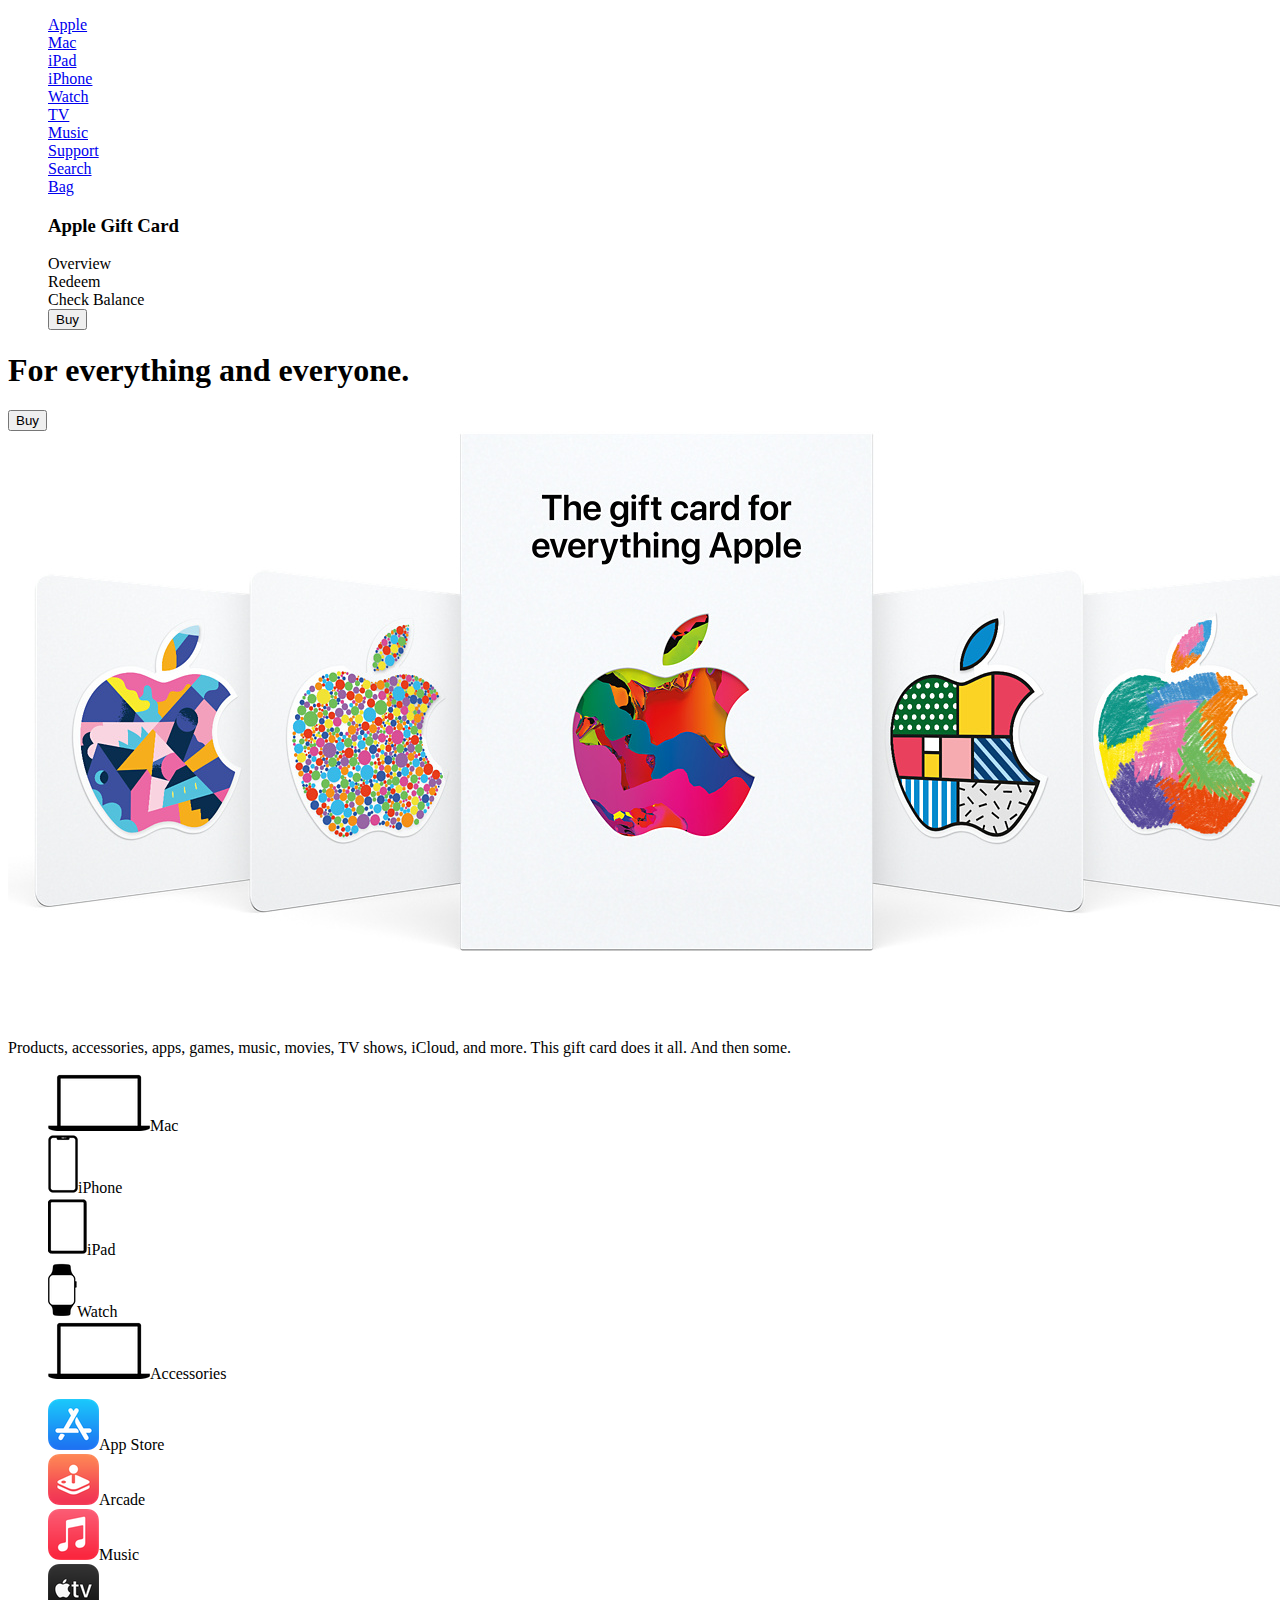
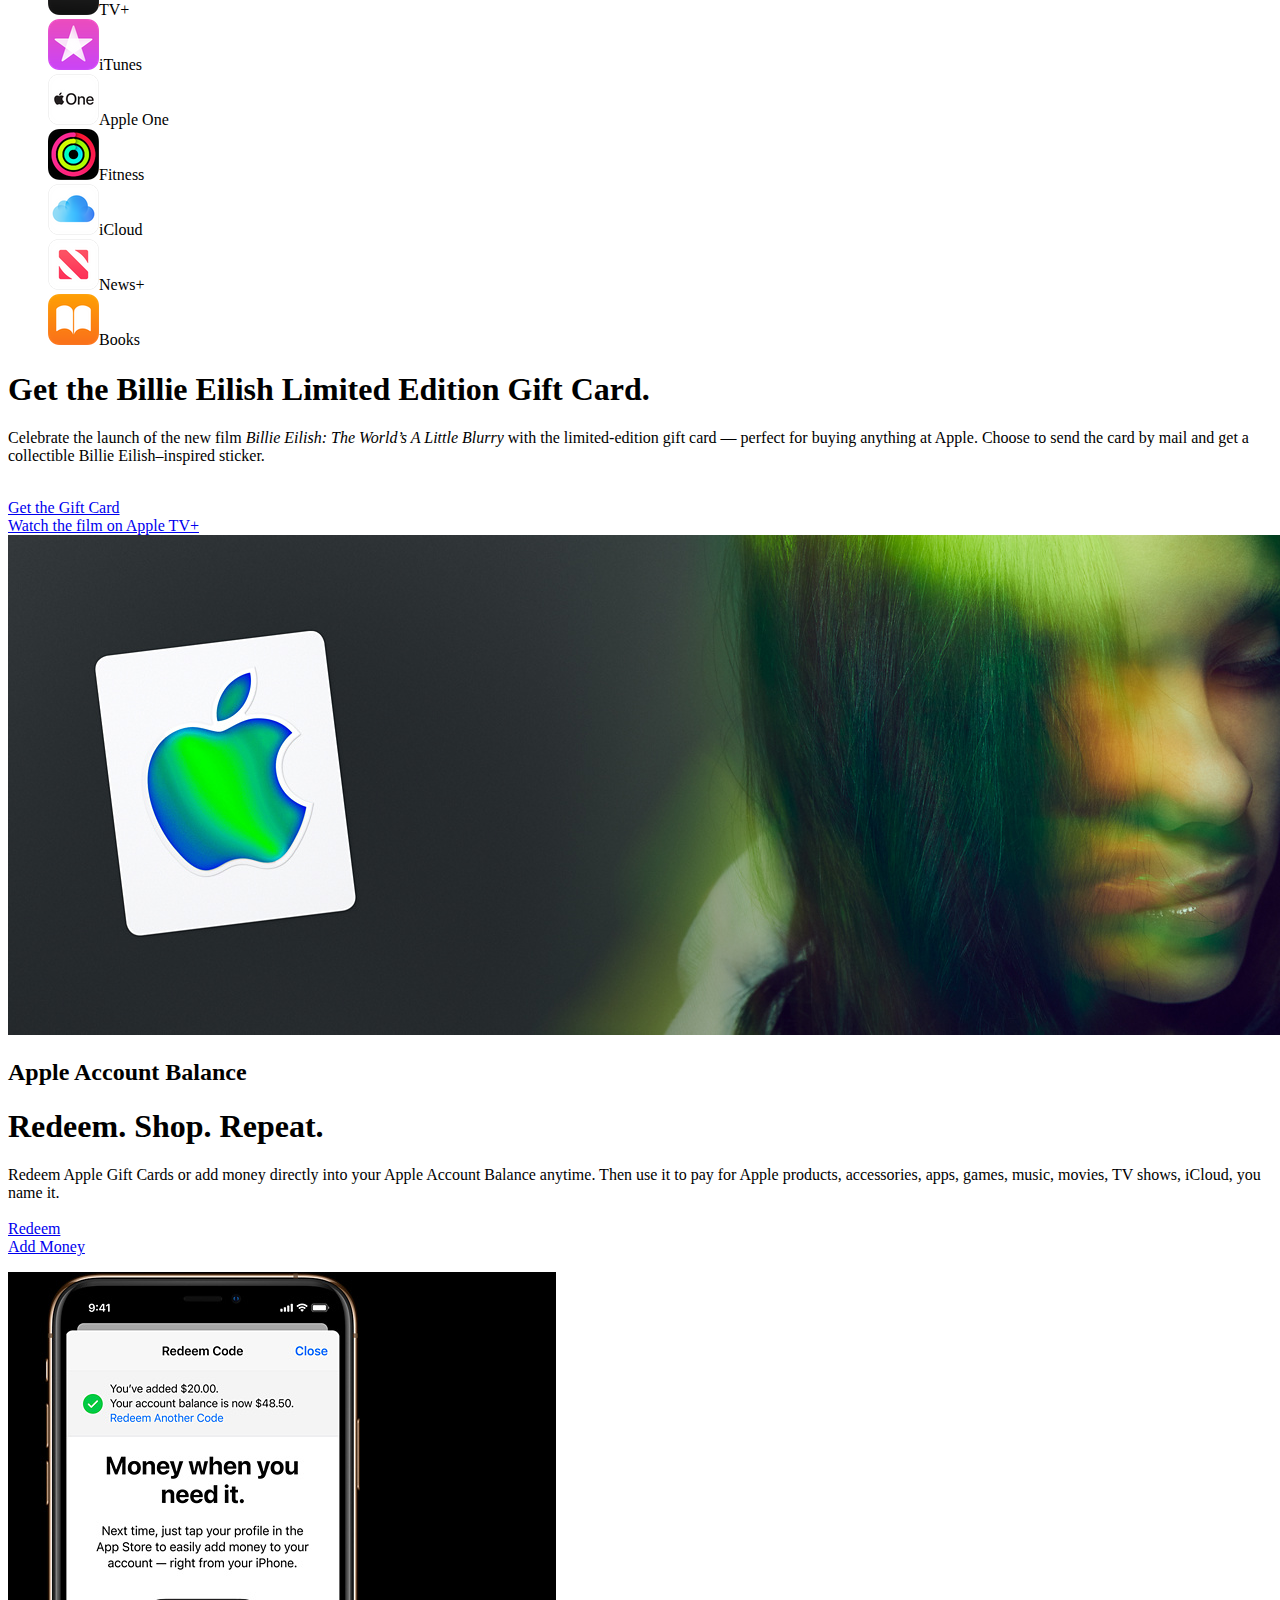
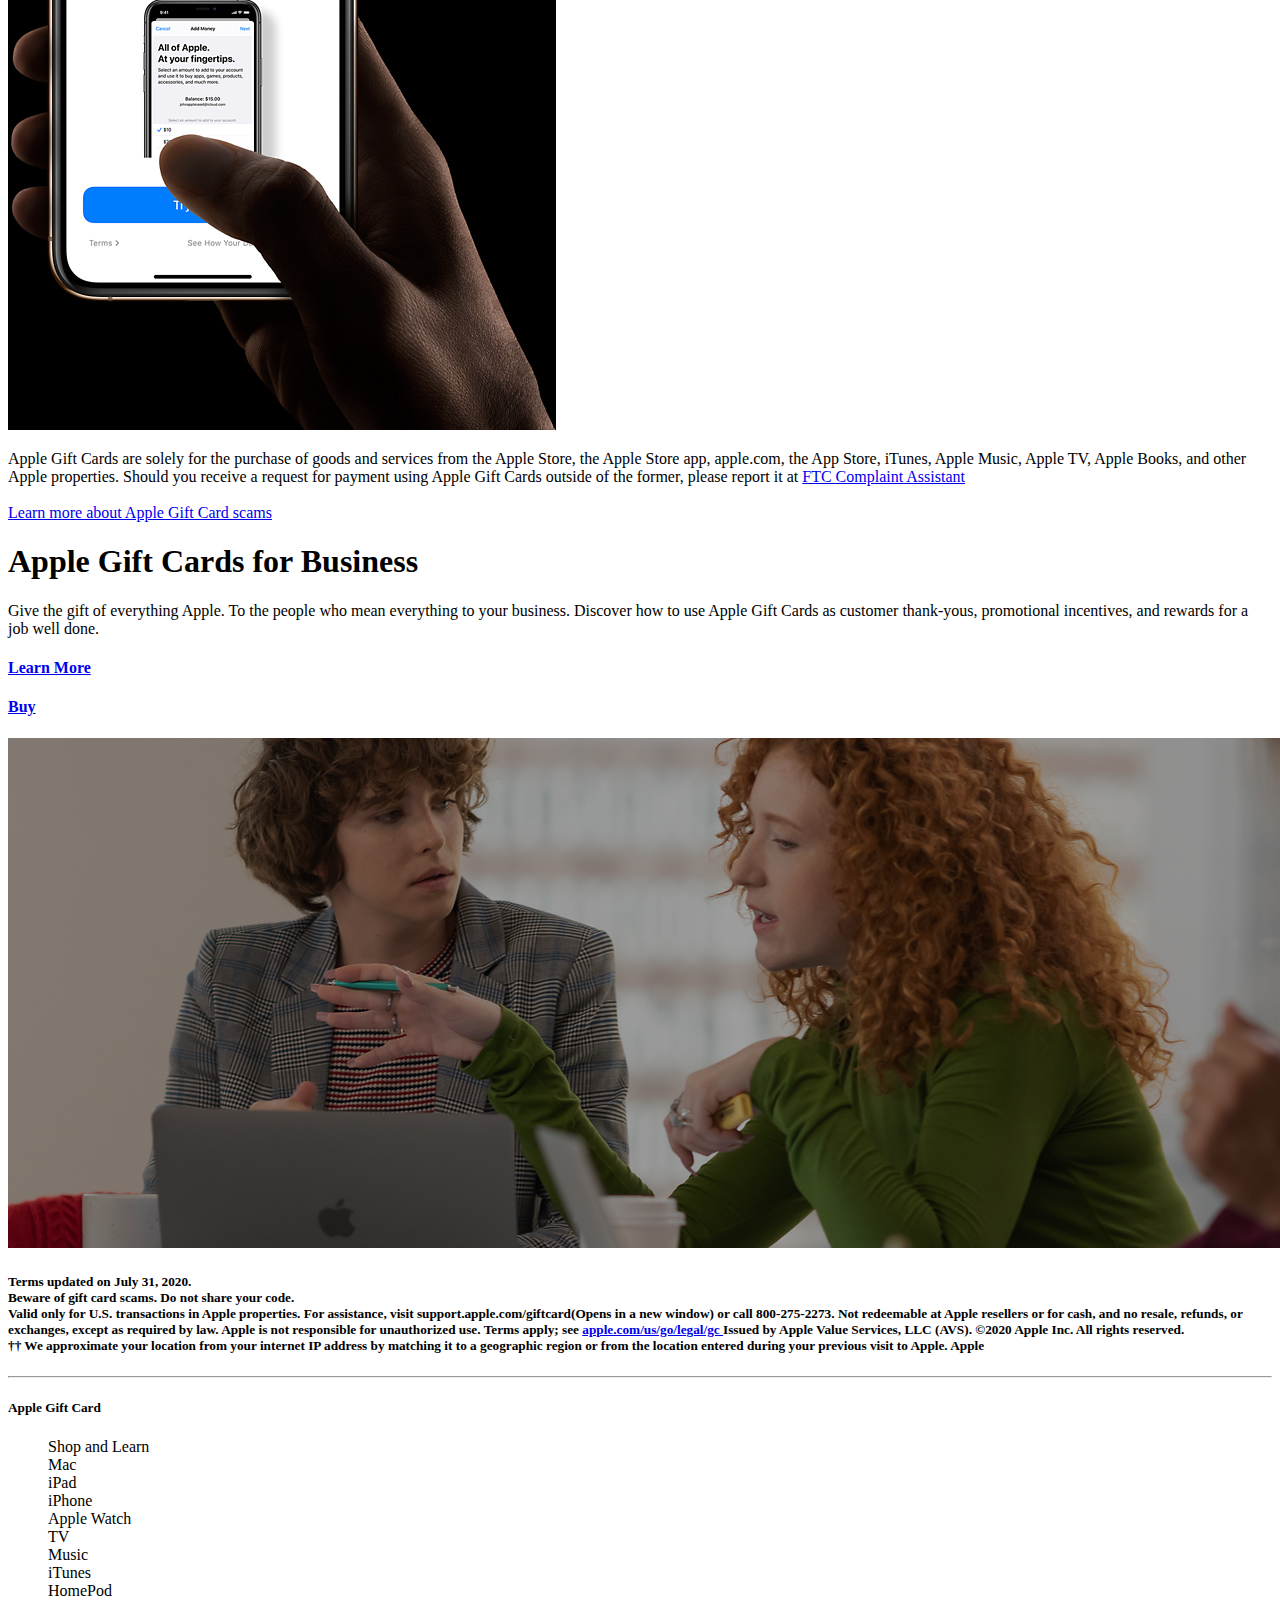
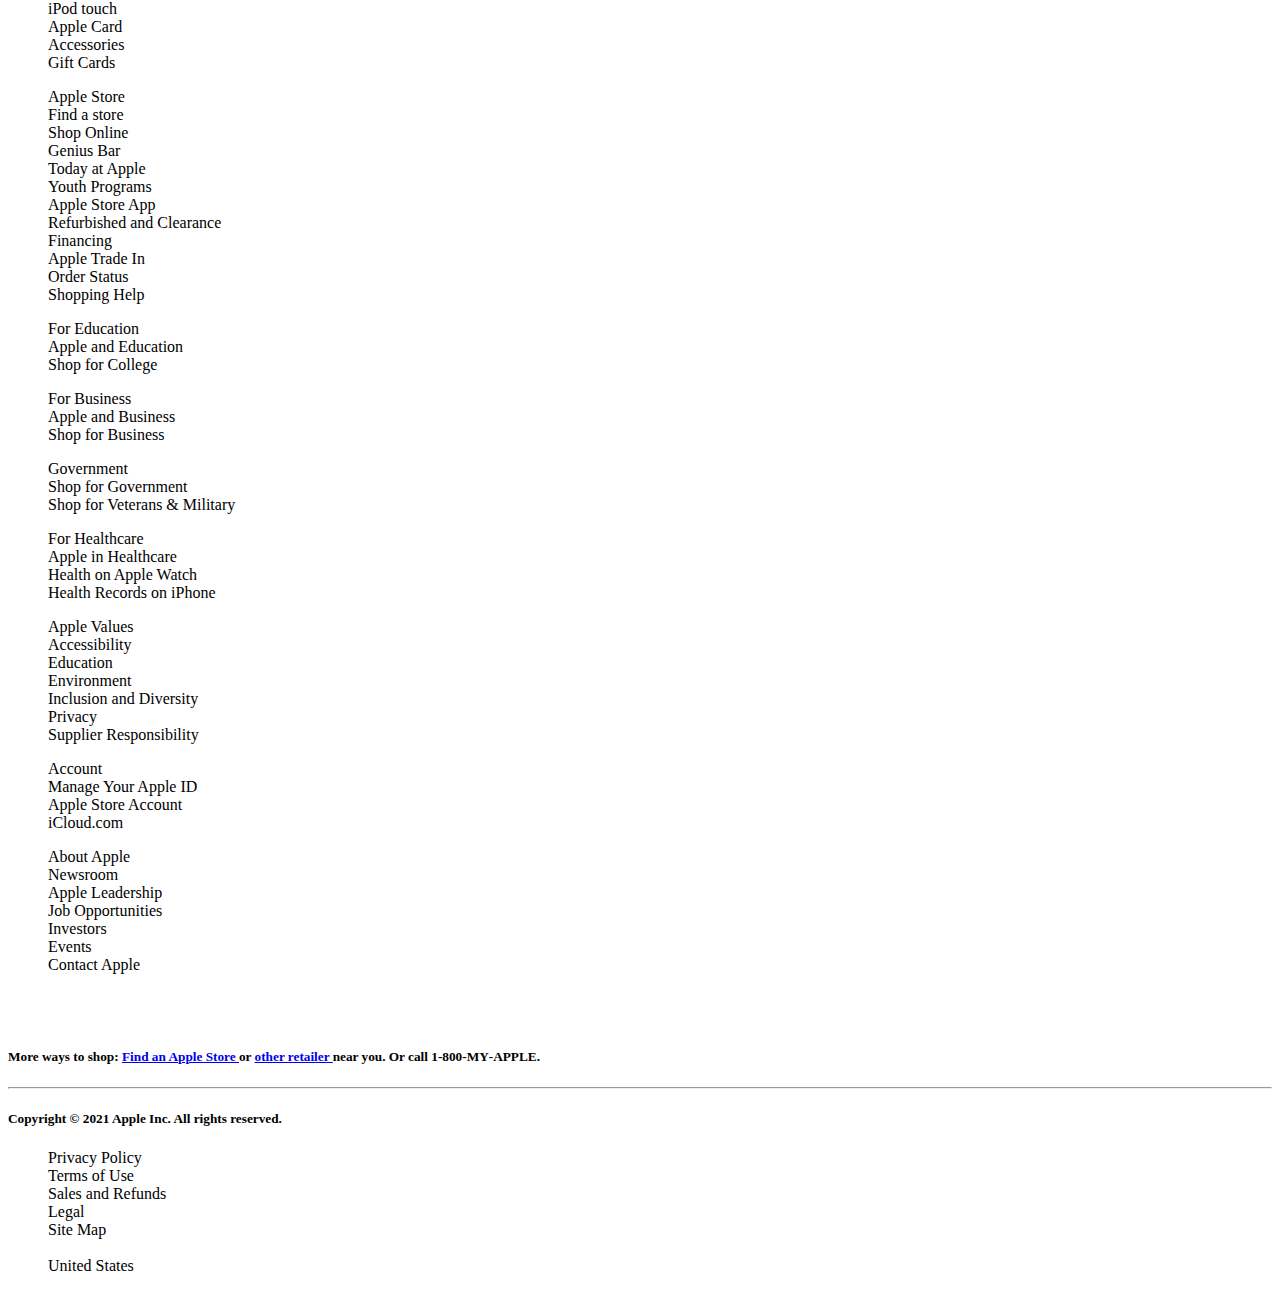
<file: Apple Gift Card/index.html>
<!DOCTYPE html>


<html>
	<head>

<!-- This is the HTML structure of https://www.apple.com/shop/gift-cards -->

		<meta charset="utf-8">
		<meta name="viewport" content="width=device-width, initial-scale=1">

		<title>Apple Gift Card - Apple</title>

	</head>

	<body>

		<div id="nav">

			<ul style="list-style-type:none;">

				<li> <a href="https://www.apple.com/"> Apple </a> </li>
				<li> <a href="https://www.apple.com/mac/"> Mac </a> </li>
				<li> <a href="https://www.apple.com/ipad/"> iPad </a> </li>
				<li> <a href="https://www.apple.com/iphone/"> iPhone </a> </li>
				<li> <a href="https://www.apple.com/watch/"> Watch </a></li>
				<li> <a href="https://www.apple.com/tv/"> TV </a></li>
				<li> <a href="https://www.apple.com/music/"> Music </a> </li>
				<li> <a href="https://www.apple.com/support/">Support </a> </li>
				<li> <a href="https://www.apple.com/search/"> Search </a> </li>
				<li> <a href="https://www.apple.com/shop/bag"> Bag </a> </li>

			</ul>

		</div>

		<div id="first-section">

			<ul style="list-style-type:none;">

				<li> <h3> Apple Gift Card </h3> </li>
				<l1> Overview </l1>
				<li> Redeem </li>
				<li> Check Balance </li>
				<li> <button> Buy </button> </li>

			</ul>

				<h1> For everything and everyone. </h1>

					<button type="button"> Buy </button>
					<br>

				<img src="apple-gift-cards-landing-202006.jpg">

				<p class="paragraphs"> Products, accessories, apps, games, music, movies, TV shows, iCloud, and more. This gift card does it all. And then some. </p>

				<ul style="list-style-type:none;">

					<li> <img src="mac-icon-gift-cards-landing-202006.png">Mac </li>
					<li> <img src="iphone-icon-gift-cards-landing-202006.png">iPhone </li>
					<li> <img src="ipad-icon-gift-cards-landing-202006.png">iPad </li>
					<li> <img src="watch-icon-gift-cards-landing-202006.png">Watch </li>
					<li> <img src="mac-icon-gift-cards-landing-202006.png">Accessories </li>

				</ul>

				<ul style="list-style-type:none;">

					<li> <img src="app-store-icon-gift-cards-202102.png">App Store </li>
					<li> <img src="apple-arcade-icon-gift-cards-202102.png">Arcade </li>
					<li> <img src="apple-music-icon-gift-cards-202102.png">Music </li>
					<li> <img src="apple-tv-icon-gift-cards-202102.png">TV+ </li>
					<li> <img src="itunes-icon-gift-cards-202102.png">iTunes </li>
					<li> <img src="apple-one-icon-gift-cards-202102.png">Apple One </li>
					<li> <img src="apple-fitness-icon-gift-cards-202102.png">Fitness </li>
					<li> <img src="icloud-icon-gift-cards-202102.png">iCloud </li>
					<li> <img src="apple-news-icon-gift-cards-202102.png">News+ </li>
					<li> <img src="apple-books-icon-gift-cards-202102.png">Books </li>

				</ul>

				<h1> Get the Billie Eilish Limited Edition Gift Card. </h1> 

				<p> Celebrate the launch of the new film <i> Billie Eilish: The World’s A Little Blurry </i> with the limited-edition gift card — perfect for buying anything at Apple. Choose to send the card by mail and get a collectible Billie Eilish–inspired sticker. </p>
				<br>

				<a href="https://www.apple.com/shop/browse/home/shop_giftcard/family/giftcard"> Get the Gift Card </a> <br>
				<a href="https://tv.apple.com/us/movie/billie-eilish-the-worlds-a-little-blurry/umc.cmc.5waz3hfo9r1133t8arap8b6nqs"> Watch the film on Apple TV+ </a>

			<img src="gift-cards-landing-202102-be-limited.jpg">

		</div>

		<div id="second-section">

			<h2> Apple Account Balance </h2>
			<h1> Redeem. Shop. Repeat. </h1>

				<p> Redeem Apple Gift Cards or add money directly into your Apple Account Balance anytime. Then use it to pay for Apple products, accessories, apps, games, music, movies, TV shows, iCloud, you name it. <br> <br>

					<a href="https://apps.apple.com/redeem?ref=OBT&code="> Redeem </a> <br>
					<a href="https://finance-app.itunes.apple.com/account/add-funds/select-amount?ref=OBT"> Add Money </a>

				</p>

				<img src="account-gift-cards-landing-202006.jpg">

		</div>

		<div id="third-section">

			<p> 

				Apple Gift Cards are solely for the purchase of goods and services from the Apple Store, the Apple Store app, apple.com, the App Store, iTunes, Apple Music, Apple TV, Apple Books, and other Apple properties. Should you receive a request for payment using Apple Gift Cards outside of the former, please report it at <a href="https://www.ftccomplaintassistant.gov/"> FTC Complaint Assistant </a> <br> <br>

				<a href="https://support.apple.com/en-us/HT207148"> Learn more about Apple Gift Card scams </a>

			</p>

			<h1> Apple Gift Cards for Business </h1>

			<p>

				Give the gift of everything Apple. To the people who mean everything to your business. Discover how to use Apple Gift Cards as customer thank‑yous, promotional incentives, and rewards for a job well done.

			</p>

			<h4> <a href="https://learn.applegiftcard.apple/corporatesales"> Learn More </a> </h4>

			<h4> <a href="https://www.apple.com/us-smb/shop/product/MR5T2"> Buy </a> </h4>
			
			<img src="business-gift-cards-landing-202006.jpg">

		</div>

		<div id="last-section">

				<h5> 

					Terms updated on July 31, 2020. <br>

					Beware of gift card scams. Do not share your code. <br>

					Valid only for U.S. transactions in Apple properties. For assistance, visit support.apple.com/giftcard(Opens in a new window) or call 800-275-2273. Not redeemable at Apple resellers or for cash, and no resale, refunds, or exchanges, except as required by law. Apple is not responsible for unauthorized use. Terms apply; see <a href="apple.com/us/go/legal/gc"> apple.com/us/go/legal/gc </a> Issued by Apple Value Services, LLC (AVS). ©2020 Apple Inc. All rights reserved. <br>

					†† We approximate your location from your internet IP address by matching it to a geographic region or from the location entered during your previous visit to Apple.
					Apple

				</h5> 

				<hr>

				<h5> Apple Gift Card </h5>

				<ul style="list-style-type:none;"> Shop and Learn 

					<li> Mac </li>
					<li> iPad </li>
					<li> iPhone </li>
					<li> Apple Watch </li>
					<li> TV </li>
					<li> Music </li>
					<li> iTunes </li>
					<li> HomePod </li>
					<li> iPod touch </li>
					<li> Apple Card </li>
					<li> Accessories </li>
					<li> Gift Cards </li>

				</ul>

				<ul style="list-style-type:none;"> Apple Store

					<li> Find a store </li>
					<li> Shop Online </li>
					<li> Genius Bar </li>
					<li> Today at Apple </li>
					<li> Youth Programs </li>
					<li> Apple Store App </li>
					<li> Refurbished and Clearance </li>
					<li> Financing </li>
					<li> Apple Trade In </li>
					<li> Order Status </li>
					<li> Shopping Help </li>

				</ul>

				<ul style="list-style-type:none;"> For Education

					<li> Apple and Education </li>
					<li> Shop for College </li>

				</ul>

				<ul style="list-style-type:none;"> For Business

					<li> Apple and Business </li>
					<li> Shop for Business </li>

				</ul>

				<ul style="list-style-type:none;"> Government

					<li> Shop for Government </li>
					<li> Shop for Veterans & Military </li>

				</ul>

				<ul style="list-style-type:none;"> For Healthcare

					<li> Apple in Healthcare </li>
					<li> Health on Apple Watch </li>
					<li> Health Records on iPhone </li>

				</ul>

				<ul style="list-style-type:none;"> Apple Values

					<li> Accessibility </li>
					<li> Education </li>
					<li> Environment </li>
					<li> Inclusion and Diversity </li>
					<li> Privacy </li>
					<li> Supplier Responsibility </li>

				</ul>

				<ul style="list-style-type:none;"> Account

					<li> Manage Your Apple ID </li>
					<li> Apple Store Account </li>
					<li> iCloud.com </li>

				</ul>

				<ul style="list-style-type:none;"> About Apple

					<li> Newsroom </li>
					<li> Apple Leadership </li>
					<li> Job Opportunities </li>
					<li> Investors </li>
					<li> Events </li>
					<li> Contact Apple </li>

				</ul>

				<br> <br>

					<h5> More ways to shop: <a href="https://www.apple.com/retail"> Find an Apple Store </a> or <a href="https://locate.apple.com/"> other retailer </a> near you. Or call 1‑800‑MY‑APPLE. </h5> 

				<hr>

				<h5> Copyright © 2021 Apple Inc. All rights reserved.</h5> 

				<ul style="list-style-type:none;">

					<li> Privacy Policy </li>
					<li> Terms of Use </li>
					<li> Sales and Refunds </li>
					<li> Legal </li>
					<li> Site Map </li>
					<br> 
					<li> United States </li>
					
				</ul>

		</div>

	</body>

</html>
</file>
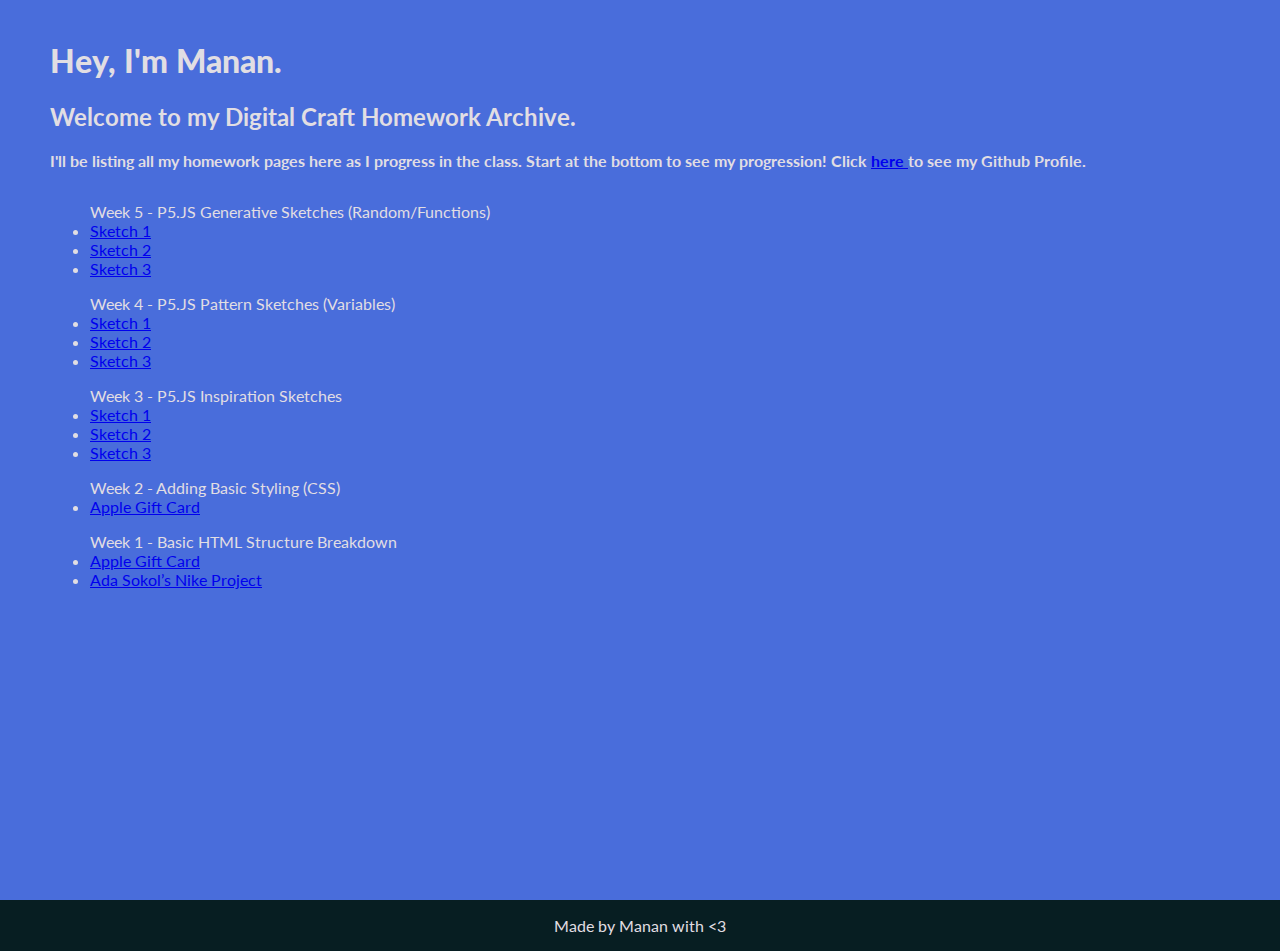
<file: HomeworkArchive/html/index.html>
<!DOCTYPE html>
<html>

	<head>

		<meta charset="utf-8">
		<meta name="viewport" content="width=device-width, initial-scale=1">
		<link rel="stylesheet" type="text/css" href="../css/style.css">

		<title>Manan's Digital Craft Homework</title>

	</head>

	<body>

		<div id="first-section">

			<h1 class="first-header"> Hey, I'm Manan. </h1> 
			<h2 class="second-header"> Welcome to my Digital Craft Homework Archive. </h2>
			<p class="paragraph1"> I'll be listing all my homework pages here as I progress in the class. Start at the bottom to see my progression! Click <a href="https://github.com/manandua/"> here </a> to see my Github Profile. </p>

			<div id="lists">

				<ul class="list5"> Week 5 - P5.JS Generative Sketches (Random/Functions)

					<li> <a href="https://manandua.github.io/SP21-PUFY1225-DIGITAL-CRAFT/JS/generative1/index.html"> Sketch 1  </a> </li>

					<li> <a href="https://manandua.github.io/SP21-PUFY1225-DIGITAL-CRAFT/JS/generative2/index.html"> Sketch 2  </a> </li>

					<li> <a href="https://manandua.github.io/SP21-PUFY1225-DIGITAL-CRAFT/JS/generative3/index.html"> Sketch 3  </a> </li>

				</ul>

				<ul class="list4"> Week 4 - P5.JS Pattern Sketches (Variables)

					<li> <a href="https://manandua.github.io/SP21-PUFY1225-DIGITAL-CRAFT/JS/pattern1/index.html"> Sketch 1  </a> </li>

					<li> <a href="https://manandua.github.io/SP21-PUFY1225-DIGITAL-CRAFT/JS/pattern2/index.html"> Sketch 2  </a> </li>

					<li> <a href="https://manandua.github.io/SP21-PUFY1225-DIGITAL-CRAFT/JS/pattern3/index.html"> Sketch 3  </a> </li>

				</ul>

				<ul class="list3"> Week 3 - P5.JS Inspiration Sketches

					<li> <a href="https://manandua.github.io/SP21-PUFY1225-DIGITAL-CRAFT/JS/sketch1/index.html"> Sketch 1  </a> </li>

					<li> <a href="https://manandua.github.io/SP21-PUFY1225-DIGITAL-CRAFT/JS/sketch2/index.html"> Sketch 2  </a> </li>

					<li> <a href="https://manandua.github.io/SP21-PUFY1225-DIGITAL-CRAFT/JS/sketch3/index.html"> Sketch 3  </a> </li>

				</ul>


				<ul class="list2"> Week 2 - Adding Basic Styling (CSS)

					<li> <a href="https://manandua.github.io/SP21-PUFY1225-DIGITAL-CRAFT/Week2/AppleGiftCard/html/index.html"> Apple Gift Card  </a> </li>

				</ul>

				<ul class="list1"> Week 1 - Basic HTML Structure Breakdown

					<li> <a href="https://manandua.github.io/SP21-PUFY1225-DIGITAL-CRAFT/Apple%20Gift%20Card/applegiftcard.html"> Apple Gift Card  </a> </li>
					<li> <a href="https://manandua.github.io/SP21-PUFY1225-DIGITAL-CRAFT/NikeAdaSokol/index.html"> Ada Sokol’s Nike Project </a> </li>

				</ul>

			</div>

		</div>

		<div class="footer">

			<p> Made by Manan with <3 </p>

		</div>

	</body>

</html>
</file>
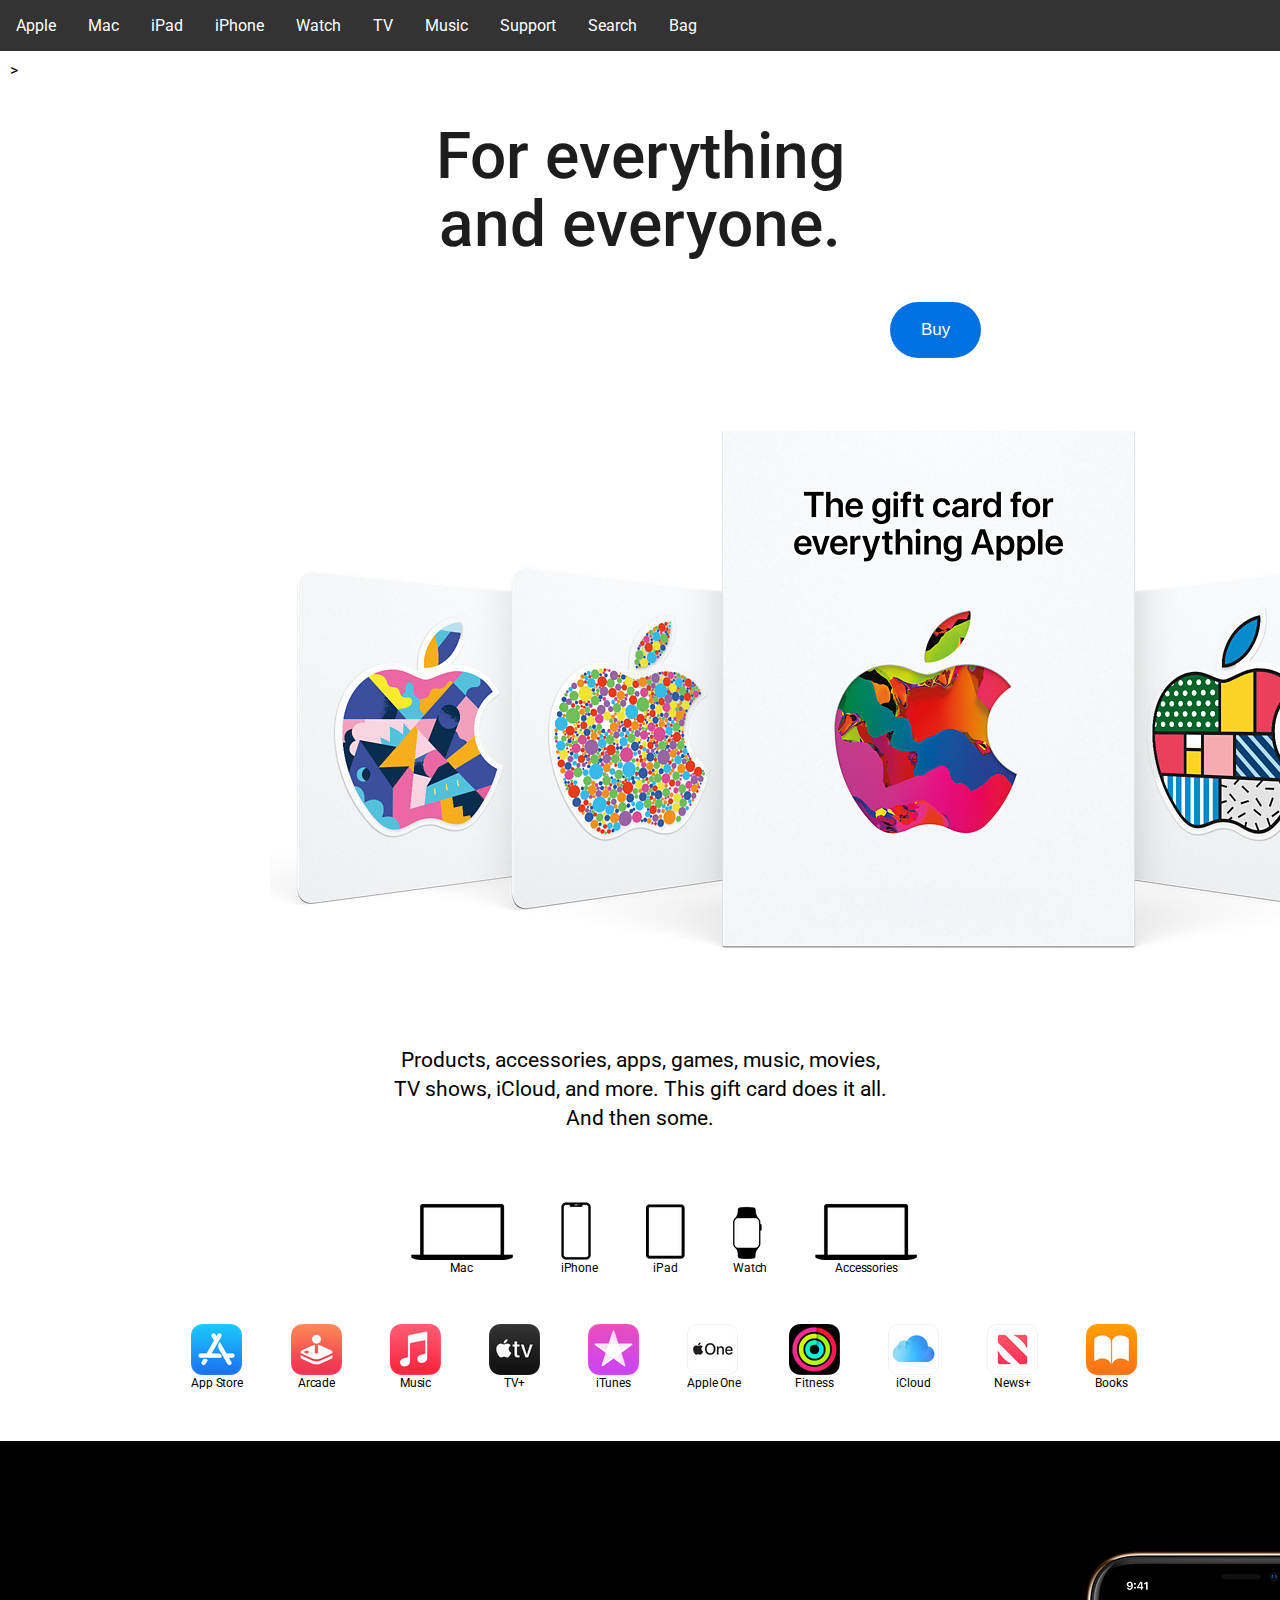
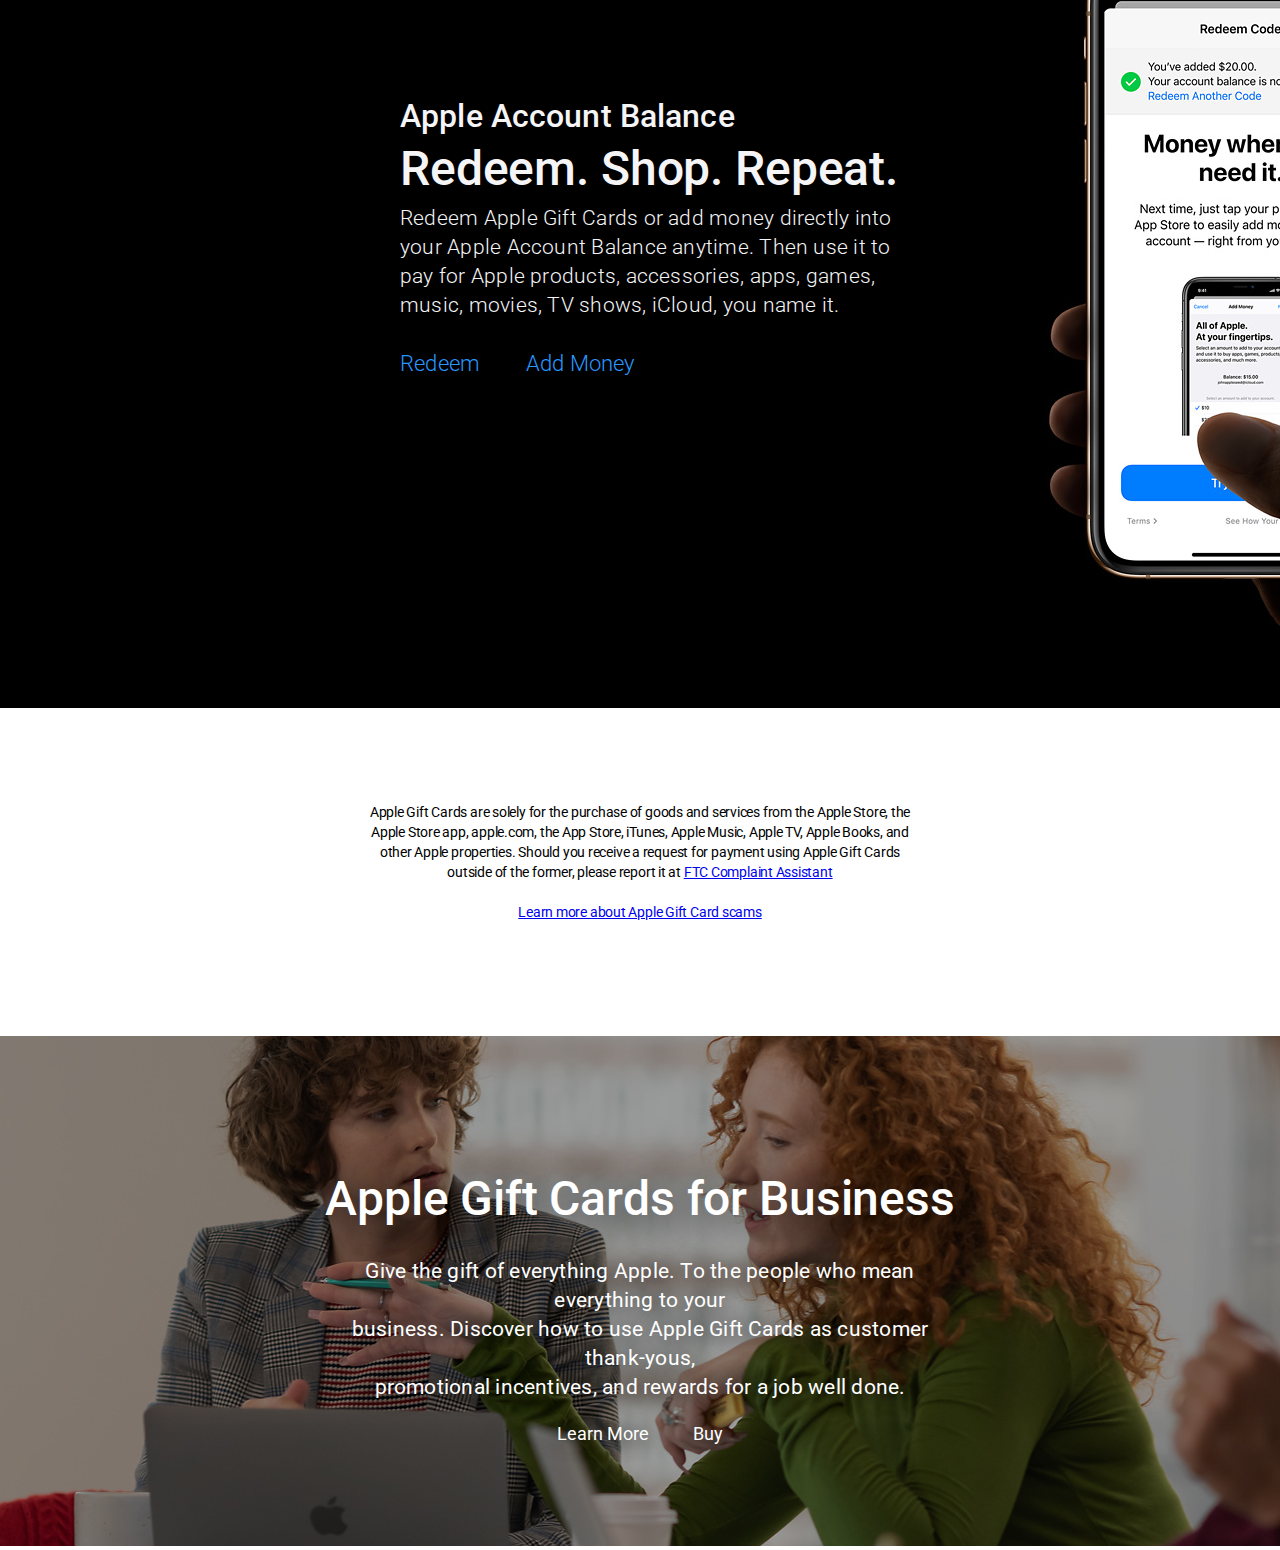
<file: Week2/AppleGiftCard/html/index.html>
<!DOCTYPE html>


<html>
	<head>

<!-- This is the HTML structure of https://www.apple.com/shop/gift-cards -->

		<meta charset="utf-8">
		<meta name="viewport" content="width=device-width, initial-scale=1">

		<link rel="stylesheet" type="text/css" href="../css/style.css">


		<title>Apple Gift Card - Apple</title>

	</head>

	<body>

		<div id="nav">

			<ul class="nav1">

				<li> <a href="https://www.apple.com/"> Apple </a> </li>
				<li> <a href="https://www.apple.com/mac/"> Mac </a> </li>
				<li> <a href="https://www.apple.com/ipad/"> iPad </a> </li>
				<li> <a href="https://www.apple.com/iphone/"> iPhone </a> </li>
				<li> <a href="https://www.apple.com/watch/"> Watch </a></li>
				<li> <a href="https://www.apple.com/tv/"> TV </a></li>
				<li> <a href="https://www.apple.com/music/"> Music </a> </li>
				<li> <a href="https://www.apple.com/support/">Support </a> </li>
				<li> <a href="https://www.apple.com/search/"> Search </a> </li>
				<li> <a href="https://www.apple.com/shop/bag"> Bag </a> </li>

			</ul>

		</div>

		<div id="first-section">

		<!--	<ul class="nav2">

				<li>  Apple Gift Card  </li>
				<l1> Overview </l1>
				<li> Redeem </li>
				<li> Check Balance </li>
				<li>  Buy  </li>

			</ul> -->>

				<h1 class="first-header"> For everything <br> and everyone. </h1>

					<button type="button" class="first-button"> Buy </button>

					<br>

				<img class="image1" src="apple-gift-cards-landing-202006.jpg">

				<p class="paragraph1"> Products, accessories, apps, games, music, movies, <br> TV shows, iCloud, and more. This gift card does it all. <br> And then some. </p>


				<ul class="FirstImageList">

					<li style="padding-left:4em"> <img style="display: block;" src="mac-icon-gift-cards-landing-202006.png">Mac </li>
					<li style="padding-left:4em"> <img style="display: block;" src="iphone-icon-gift-cards-landing-202006.png">iPhone </li>
					<li style="padding-left:4em"> <img style="display: block;" src="ipad-icon-gift-cards-landing-202006.png">iPad </li>
					<li style="padding-left:4em"> <img style="display: block;" src="watch-icon-gift-cards-landing-202006.png">Watch </li>
					<li style="padding-left:4em"> <img style="display: block;" src="mac-icon-gift-cards-landing-202006.png">Accessories </li>

				</ul>


				<ul class="SecondImageList">

					<li style="padding-left:4em"> <img style="display: block;" src="app-store-icon-gift-cards-202102.png">App Store </li>
					<li style="padding-left:4em"> <img style="display: block;" src="apple-arcade-icon-gift-cards-202102.png">Arcade </li>
					<li style="padding-left:4em"> <img style="display: block;" src="apple-music-icon-gift-cards-202102.png">Music </li>
					<li style="padding-left:4em"> <img style="display: block;" src="apple-tv-icon-gift-cards-202102.png">TV+ </li>
					<li style="padding-left:4em"> <img style="display: block;" src="itunes-icon-gift-cards-202102.png">iTunes </li>
					<li style="padding-left:4em"> <img style="display: block;" src="apple-one-icon-gift-cards-202102.png">Apple One </li>
					<li style="padding-left:4em"> <img style="display: block;" src="apple-fitness-icon-gift-cards-202102.png">Fitness </li>
					<li style="padding-left:4em"> <img style="display: block;" src="icloud-icon-gift-cards-202102.png">iCloud </li>
					<li style="padding-left:4em"> <img style="display: block;" src="apple-news-icon-gift-cards-202102.png">News+ </li>
					<li style="padding-left:4em"> <img style="display: block;" src="apple-books-icon-gift-cards-202102.png">Books </li>

				</ul>

			</div>

		</div>

		<div id="second-section">

			<div class="clearfix">

				<div class="text-pos1">

				<h2 class="third-header"> Apple Account Balance </h2>
				<h1 class="fourth-header"> Redeem. Shop. Repeat. </h1>

					<p class="paragraph2"> Redeem Apple Gift Cards or add money directly into <br> your Apple Account Balance anytime. Then use it to<br> pay for Apple products, accessories, apps, games,<br> music, movies, TV shows, iCloud, you name it. <br> <br>

						<a class="redeembutton" href="https://apps.apple.com/redeem?ref=OBT&code="> Redeem </a>
						<a class="addmoneybutton" href="https://finance-app.itunes.apple.com/account/add-funds/select-amount?ref=OBT"> Add Money </a>

					</p>

				</div>

				<img class="image2" src="account-gift-cards-landing-202006.jpg" width="548" height="758">

			</div>

		</div>


		<div id="third-section">

			<p class="paragraph3"> 

				Apple Gift Cards are solely for the purchase of goods and services from the Apple Store, the <br> Apple Store app, apple.com, the App Store, iTunes, Apple Music, Apple TV, Apple Books, and <br> other Apple properties. Should you receive a request for payment using Apple Gift Cards <br> outside of the former, please report it at <a href="https://www.ftccomplaintassistant.gov/"> FTC Complaint Assistant </a> <br> <br>

				<a href="https://support.apple.com/en-us/HT207148"> Learn more about Apple Gift Card scams </a>

			</p>

		</div>

		<div class="fourth-section">

			<img src="business-gift-cards-landing-202006.jpg">

			<div class="centerimagetext">

				<h1 class="fifth-header"> Apple Gift Cards for Business </h1>

				<p class="paragraph4">

					Give the gift of everything Apple. To the people who mean everything to your <br> business. Discover how to use Apple Gift Cards as customer thank‑yous, <br> promotional incentives, and rewards for a job well done.

				</p>

				<a class="learnmore" href="https://learn.applegiftcard.apple/corporatesales"> Learn More </a> </h4>

				<a class="buy3" href="https://www.apple.com/us-smb/shop/product/MR5T2"> Buy </a> </h4>

			</div>

		</div>

<!--		<div id="last-section">

				<h5> 

					Terms updated on July 31, 2020. <br>

					Beware of gift card scams. Do not share your code. <br>

					Valid only for U.S. transactions in Apple properties. For assistance, visit support.apple.com/giftcard(Opens in a new window) or call 800-275-2273. Not redeemable at Apple resellers or for cash, and no resale, refunds, or exchanges, except as required by law. Apple is not responsible for unauthorized use. Terms apply; see <a href="apple.com/us/go/legal/gc"> apple.com/us/go/legal/gc </a> Issued by Apple Value Services, LLC (AVS). ©2020 Apple Inc. All rights reserved. <br>

					†† We approximate your location from your internet IP address by matching it to a geographic region or from the location entered during your previous visit to Apple.
					Apple

				</h5> 

				<hr>

				<h5> Apple Gift Card </h5>

				<ul> Shop and Learn 

					<li> Mac </li>
					<li> iPad </li>
					<li> iPhone </li>
					<li> Apple Watch </li>
					<li> TV </li>
					<li> Music </li>
					<li> iTunes </li>
					<li> HomePod </li>
					<li> iPod touch </li>
					<li> Apple Card </li>
					<li> Accessories </li>
					<li> Gift Cards </li>

				</ul>

				<ul> Apple Store

					<li> Find a store </li>
					<li> Shop Online </li>
					<li> Genius Bar </li>
					<li> Today at Apple </li>
					<li> Youth Programs </li>
					<li> Apple Store App </li>
					<li> Refurbished and Clearance </li>
					<li> Financing </li>
					<li> Apple Trade In </li>
					<li> Order Status </li>
					<li> Shopping Help </li>

				</ul>

				<ul> For Education

					<li> Apple and Education </li>
					<li> Shop for College </li>

				</ul>

				<ul> For Business

					<li> Apple and Business </li>
					<li> Shop for Business </li>

				</ul>

				<ul > Government

					<li> Shop for Government </li>
					<li> Shop for Veterans & Military </li>

				</ul>

				<ul > For Healthcare

					<li> Apple in Healthcare </li>
					<li> Health on Apple Watch </li>
					<li> Health Records on iPhone </li>

				</ul>

				<ul > Apple Values

					<li> Accessibility </li>
					<li> Education </li>
					<li> Environment </li>
					<li> Inclusion and Diversity </li>
					<li> Privacy </li>
					<li> Supplier Responsibility </li>

				</ul>

				<ul> Account

					<li> Manage Your Apple ID </li>
					<li> Apple Store Account </li>
					<li> iCloud.com </li>

				</ul>

				<ul> About Apple

					<li> Newsroom </li>
					<li> Apple Leadership </li>
					<li> Job Opportunities </li>
					<li> Investors </li>
					<li> Events </li>
					<li> Contact Apple </li>

				</ul>

				<br> <br>

					<h5> More ways to shop: <a href="https://www.apple.com/retail"> Find an Apple Store </a> or <a href="https://locate.apple.com/"> other retailer </a> near you. Or call 1‑800‑MY‑APPLE. </h5> 

				<hr>

				<h5> Copyright © 2021 Apple Inc. All rights reserved.</h5> 

				<ul>

					<li> Privacy Policy </li>
					<li> Terms of Use </li>
					<li> Sales and Refunds </li>
					<li> Legal </li>
					<li> Site Map </li>
					<br> 
					<li> United States </li>
					
				</ul>

		</div> -->

	</body>

</html>
</file>
<file: HomeworkArchive/css/style.css>
/*selector{
	property:value;
}*/

@import url('https://fonts.googleapis.com/css2?family=Lato:ital,wght@0,100;0,300;0,400;0,700;0,900;1,100;1,300;1,400;1,700;1,900&display=swap');

body{
	margin: 0;
  	padding: 0;
  	width: 100%;
  	height: 100%;
	background-color: #071E22;
	font-family: 'Lato', sans-serif;
}

#first-section {
	background: #496DDB;
    height: 100vh;
	margin: auto;
 	padding: 10px;
 	top: 0px;
    right: 0px;
    bottom: 0px;
    left: 0px;
    overflow: hidden;
    padding: 20px 0px 0px 50px;
    box-sizing: border-box;
}

.first-header{
	color: #E1DEE3;
	text-align: left;
	font-weight:900;
}

.second-header{
	color: #E1DEE3;
	text-align: left;
	font-weight: 700;
}

.paragraph1{
	color: #E1DEE3;
	text-align: left;
	font-weight: 700;
}

#lists{
	text-align: left;
	margin: 0;
	padding: 0;
	color: #E1DEE3;
	overflow: hidden;
}

.footer {
	text-align: center;
	color: #E1DEE3;
}


a:visited {
  color: #FFCAB1;
}

a:hover {
  color: #48BF84;
}

a:active {
  color: #48BF84;
}
</file>
<file: Week2/AppleGiftCard/css/style.css>
/*selector{
	property:value;
}*/

@import url('https://fonts.googleapis.com/css2?family=Roboto:ital,wght@0,100;0,300;0,400;0,500;0,700;0,900;1,100;1,300;1,400;1,500;1,700;1,900&display=swap');

body{
	background-color: #FFFFFF;
  margin: 0;
  padding: 0;
  width: 100%;
  height: 100%;
	font-family: Roboto;
}

#nav {
  list-style-type: none;
  margin: 0;
   text-align: center;
  padding: 0;
  overflow: hidden;
  font-color: white;
    background: rgba(0,0,0,0.8);
}




li {
  float: center;
}

li a {
  display: block;
  color: white;
  text-align: center;
  padding: 14px 16px;
  text-decoration: none;
}

#first-section {
	 margin: auto;
	 padding: 10px;
}




.first-header{
	font-family: 'Roboto', serif;
	letter-spacing: 0px;
	font-size: 64px;
	line-height: 1.0625;
	text-align: center;
	font-weight: 500;
	color: #1D1D1E;
}


.first-button{
	margin-left:880px;
	margin-right:auto;
	float:left;
    justify-content: center;
	font-size: 17px;
    line-height: 1.17648;
    font-weight: 300;
    min-width: 28px;
    padding-left: 31px;
    padding-right: 31px;
    padding-top: 18px;
    padding-bottom: 18px;
    color: white;
    border: none;
    border-radius: 30px;
    background-color: #0071E3;
    cursor: pointer;
}

.image1 {
	display: block;
	margin-left: 260px;
	padding-top: 70px;
    width: 1358px;
    aspect-ratio: auto 1358 / 588;
    height: 588px;
    align-content: center;
}

.paragraph1 {
  font-family: 'Roboto', serif;
  font-size: 21px;
  line-height: 1.381;
  font-weight: 400;
  padding-top: 9px;
  text-align: center;
  padding-bottom: 40px;
}

.FirstImageList{
	display: table;
 	margin:  auto;
  padding: 40px;
  font-size: 12px;
  line-height: 1.33337;
  font-weight: 400;
  letter-spacing: -.01em;
  font-family: 'Roboto', serif;
  font-weight: 400;
  text-align: center;
  padding-top: 8px;
}

.SecondImageList{
  display: table;
  margin:  auto;
  padding: 40px;
  font-size: 12px;
  line-height: 1.33337;
  font-weight: 400;
  letter-spacing: -.01em;
  font-family: 'Roboto', serif;
  font-weight: 400;
  text-align: center;
  padding-top: 8px;
}

ul {
  list-style-type: none;
  margin: 0;
  padding: 0;
  overflow: hidden;
}

li {
  float: left;
}

li a {
  display: block;
  text-align: center;
  padding: 16px;
  text-decoration: none;

} 

#second-section {
/*	margin: auto; */
  padding: 0px;
  width:100%;
  height:867px;
	border-color: #000000;
	background-color: #000000;
}



.third-header {
  font-family: 'Roboto', serif;
  font-size: 32px;
  line-height: normal;
  font-weight: 500;
  letter-spacing: .004em;
  color: #f5f5f7;
}

.fourth-header {
    font-size: 48px;
    line-height: 0.1;
    font-weight: 500;
    letter-spacing: -.003em;
    font-family: 'Roboto', serif;
    color: #f5f5f7;
    display: block;
}

.paragraph2{
    font-size: 21px;
    line-height: 1.381;
    font-weight: 300;
    letter-spacing: .011em;
    color: #f5f5f7;
}

.text-pos1{
  padding-top:230px;
  margin-left:400px;
}

.image2 {
  display: block;
  position: absolute;
  margin-left: 1046px;
  top: 1550px;
}

.clearfix::after {
  content: "";
  overflow: auto;
  clear: both;
  display: table;
}

.redeembutton{
  color: #2997ff;
  margin-right:40px;
  text-decoration: none;
  font-size:22px;
}

.addmoneybutton{
  color: #2997ff;
  margin-right:40px;
  text-decoration: none;
  font-size:22px;
}


.paragraph3 {
  font-family: 'Roboto', serif;
  font-size: 14px;
  line-height: 1.42859;
  font-weight: 400;
  letter-spacing: -.016em;
  padding-top: 80px;
  text-align: center;
  padding-bottom: 100px;
}

.fourth-section{
  position: relative;
  text-align: center;
  color: white;
}

.centerimagetext {
  position: absolute;
  top: 50%;
  left: 50%;
  transform: translate(-50%, -50%);
}

.fifth-header{
  font-size: 48px;
  text-shadow: 4px 4px 40px #000000;
  line-height: 1.08349;
  font-weight: 500;
  letter-spacing: -.003em;
}

.paragraph4{
  font-size: 21px;
  font-family: 'Roboto', serif;
  text-shadow: 2px 2px 20px #000000;
  line-height: 1.381;
  font-weight: 400;
  letter-spacing: .011em;
}

.learnmore{
  color: #ffffff;
  font-size: 18px;
  text-shadow: 2px 2px 20px #000000;
  padding:20px;
  text-decoration: none;
}

.buy3{
  color: #ffffff;
  font-size: 18px;
  text-shadow: 2px 2px 20px #000000;
  padding:20px;
  text-decoration: none;
}

a:active {
  color: #2997ff;
}
</file>
